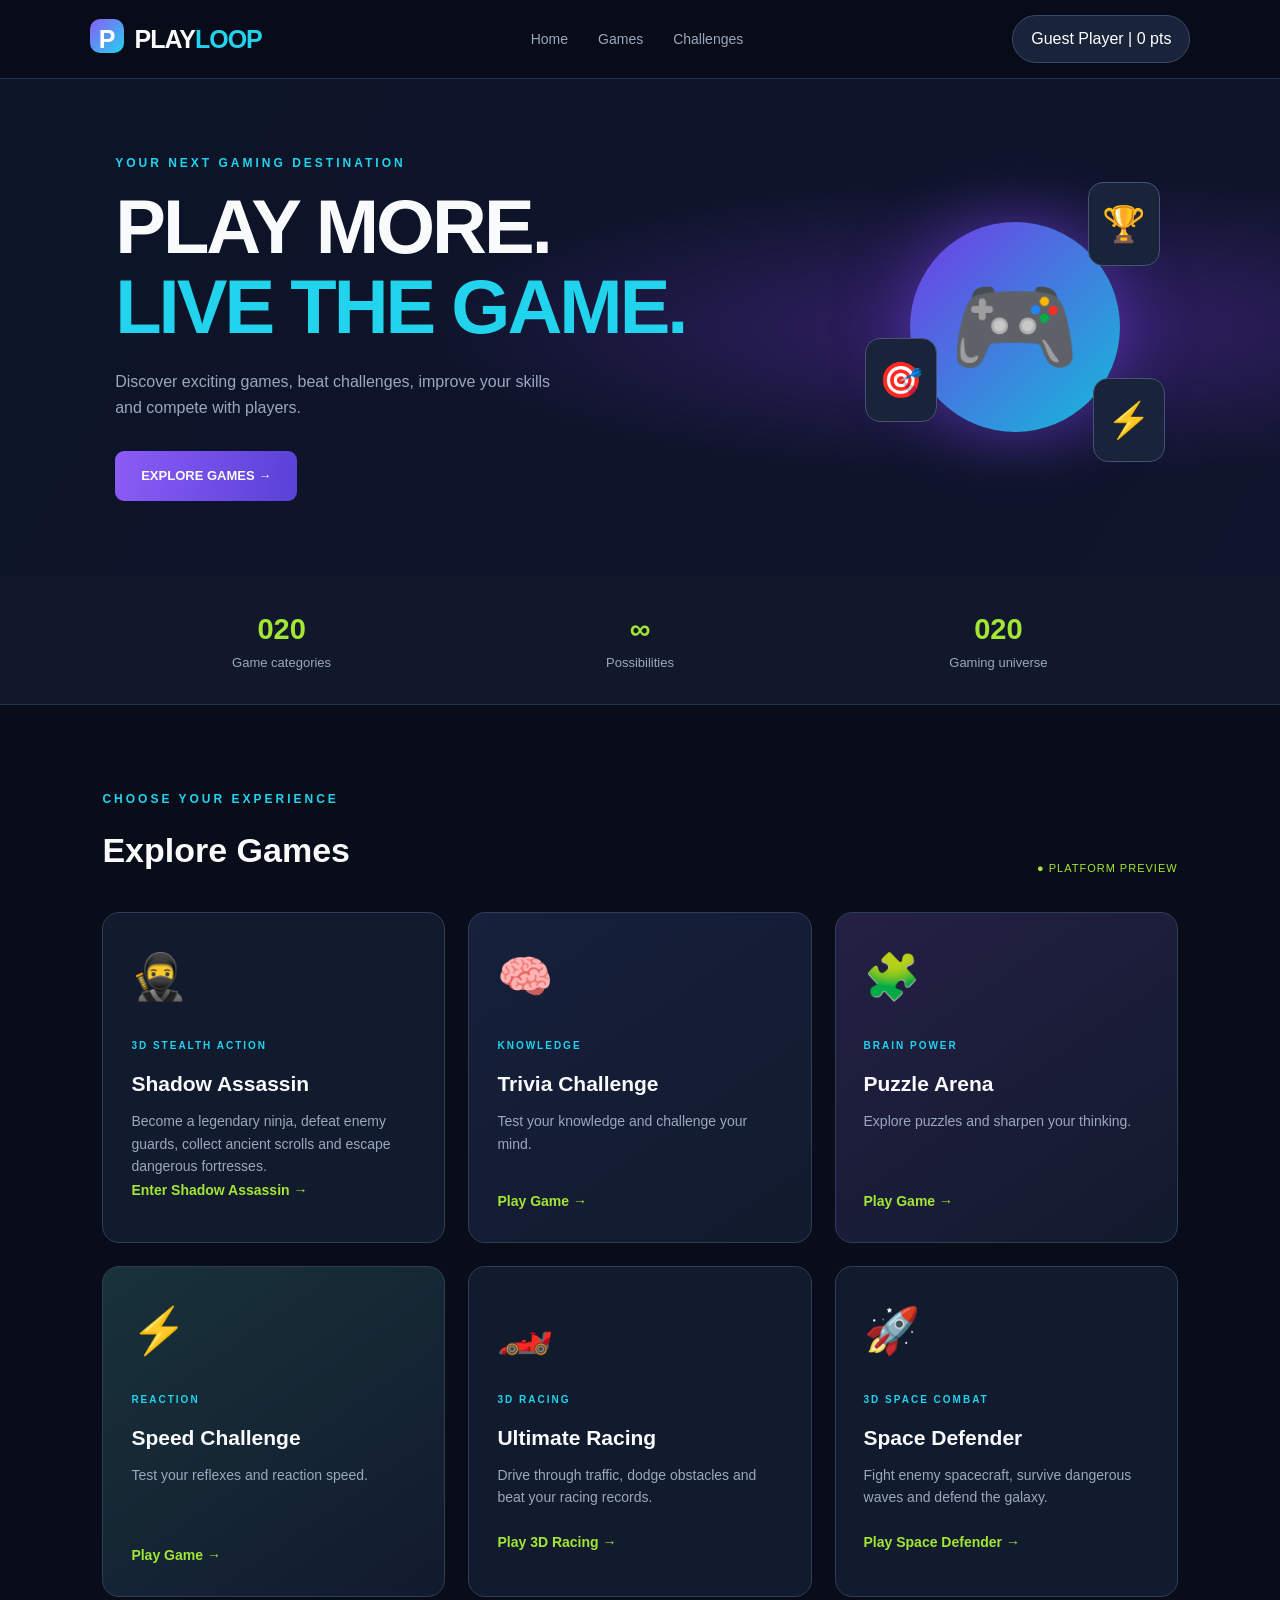
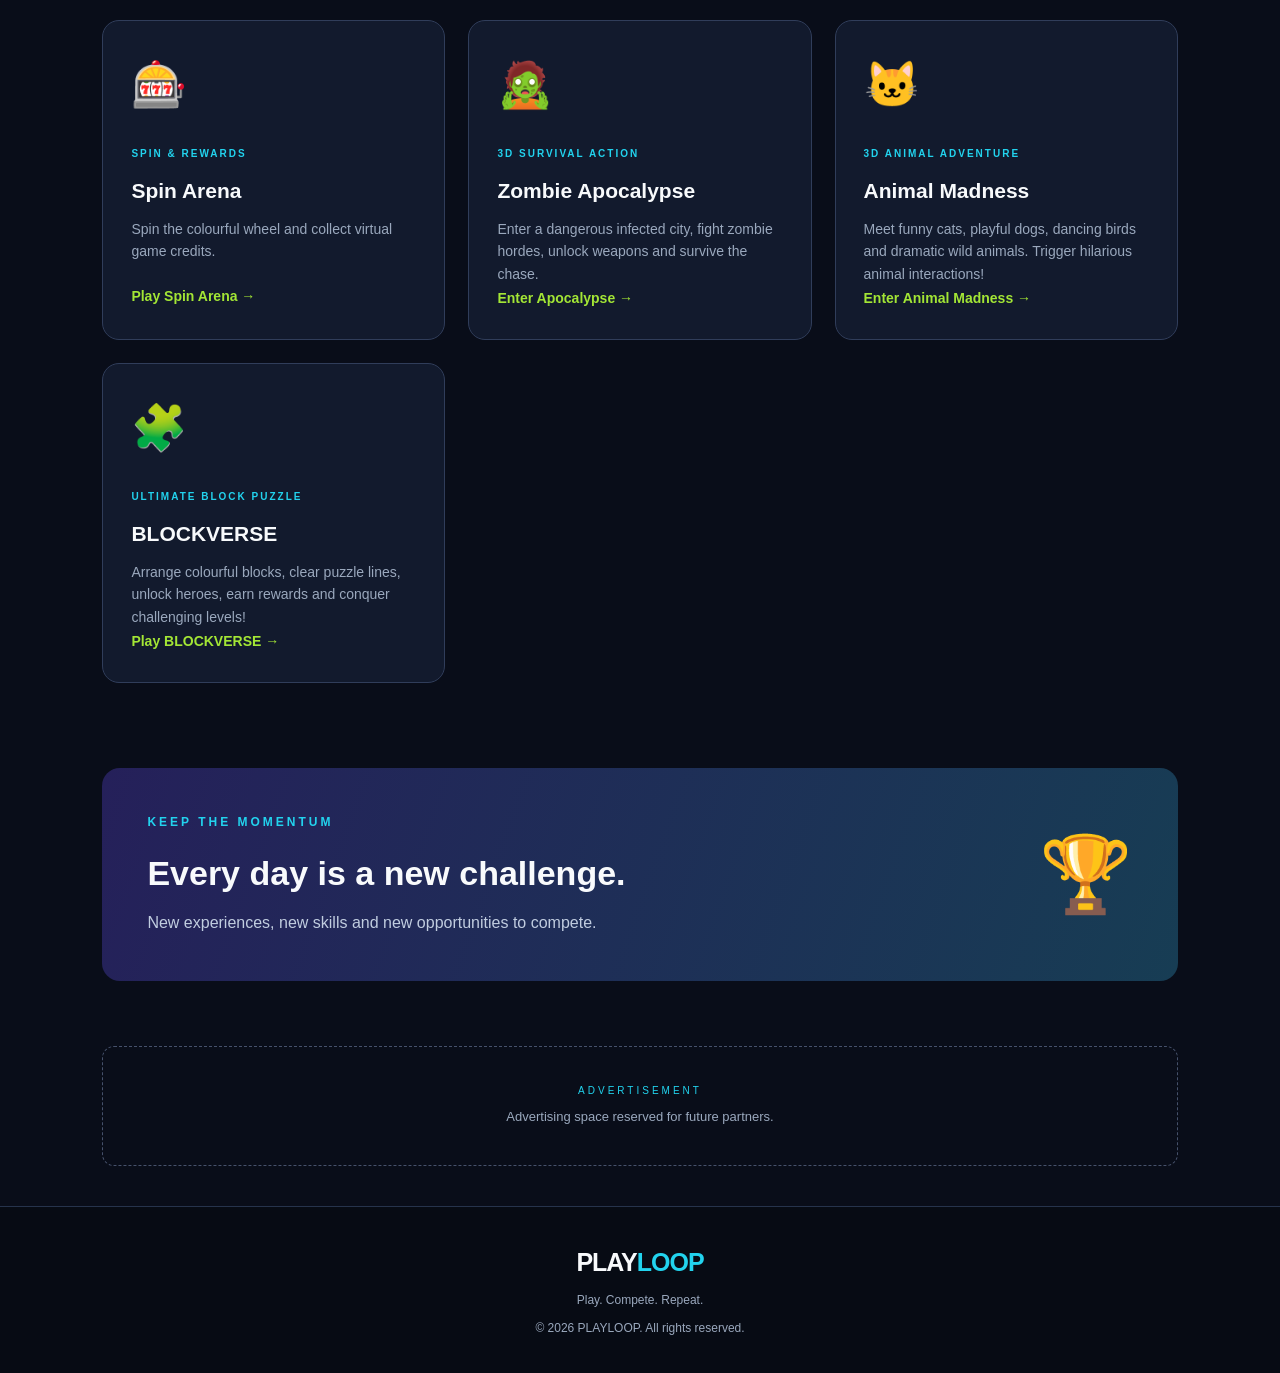
<file: index.html>
<!DOCTYPE html>
<html lang="en">
<head>
  <meta charset="UTF-8">
  <meta name="viewport" content="width=device-width, initial-scale=1.0">
  <meta name="description" content="PLAYLOOP - Play games, challenge friends and enjoy daily entertainment.">
  <title>PLAYLOOP | Play. Compete. Repeat.</title>
  <link rel="stylesheet" href="styles.css">
</head>

<body>

<header class="topbar">
  <a class="logo" href="index.html">
    <span class="logo-icon">P</span>
    PLAY<span>LOOP</span>
  </a>

  <nav>
    <a href="#home">Home</a>
    <a href="#games">Games</a>
    <a href="#challenges">Challenges</a>
  </nav>

  <button class="profile-button" id="profileButton">
    Guest Player
  </button>
</header>

<main>

  <section class="hero" id="home">
    <div class="hero-content">
      <p class="eyebrow">YOUR NEXT GAMING DESTINATION</p>
      <h1>PLAY MORE.<br>
        <span>LIVE THE GAME.</span>
      </h1>
      <p>
        Discover exciting games, beat challenges,
        improve your skills and compete with players.
      </p>
      <a href="#games" class="primary-button">EXPLORE GAMES →</a>
    </div>

    <div class="hero-art">
      <div class="game-orb">🎮</div>
      <div class="floating-item item-one">🏆</div>
      <div class="floating-item item-two">⚡</div>
      <div class="floating-item item-three">🎯</div>
    </div>
  </section>

  <section class="stats">
    <div>
      <strong>020</strong>
      <span>Game categories</span>
    </div>
    <div>
      <strong>∞</strong>
      <span>Possibilities</span>
    </div>
    <div>
      <strong>020</strong>
      <span>Gaming universe</span>
    </div>
  </section>

  
<section class="games-section" id="games">
  <div class="section-heading">
    <div>
      <p class="eyebrow">CHOOSE YOUR EXPERIENCE</p>
      <h2>Explore Games</h2>
    </div>
    <span class="live-label">● PLATFORM PREVIEW</span>
  </div>

  <div class="game-grid">

<!-- SHADOW ASSASSIN GAME -->
<article class="game-card shadow">
  <div class="game-icon">🥷</div>
  <span class="game-type">3D STEALTH ACTION</span>
  <h3>Shadow Assassin</h3>
  <p>Become a legendary ninja, defeat enemy guards, collect ancient scrolls and escape dangerous fortresses.</p>
  <a href="shadow.html" class="game-button">
    Enter Shadow Assassin →
  </a>
</article>

    <article class="game-card trivia">
      <div class="game-icon">🧠</div>
      <span class="game-type">KNOWLEDGE</span>
      <h3>Trivia Challenge</h3>
      <p>Test your knowledge and challenge your mind.</p>
      <button class="game-button" data-game="trivia">
        Play Game →
      </button>
    </article>

    <article class="game-card puzzle">
      <div class="game-icon">🧩</div>
      <span class="game-type">BRAIN POWER</span>
      <h3>Puzzle Arena</h3>
      <p>Explore puzzles and sharpen your thinking.</p>
      <button class="game-button" data-game="puzzle">
        Play Game →
      </button>
    </article>

    <article class="game-card speed">
      <div class="game-icon">⚡</div>
      <span class="game-type">REACTION</span>
      <h3>Speed Challenge</h3>
      <p>Test your reflexes and reaction speed.</p>
      <button class="game-button" data-game="speed">
        Play Game →
      </button>
    </article>

    <!-- NEW 3D RACING GAME -->
    <article class="game-card racing">
      <div class="game-icon">🏎️</div>
      <span class="game-type">3D RACING</span>
      <h3>Ultimate Racing</h3>
      <p>Drive through traffic, dodge obstacles and beat your racing records.</p>
      <a href="racing.html" class="game-button">
        Play 3D Racing →
      </a>
    </article>


<article class="game-card space">
  <div class="game-icon">🚀</div>
  <span class="game-type">3D SPACE COMBAT</span>
  <h3>Space Defender</h3>
  <p>Fight enemy spacecraft, survive dangerous waves and defend the galaxy.</p>
  <a href="space.html" class="game-button">
    Play Space Defender →
  </a>
</article>

<article class="game-card casino">
  <div class="game-icon">🎰</div>
  <span class="game-type">SPIN & REWARDS</span>
  <h3>Spin Arena</h3>
  <p>Spin the colourful wheel and collect virtual game credits.</p>
  <a href="spin.html" class="game-button">
    Play Spin Arena →
  </a>
</article>


<!-- ZOMBIE APOCALYPSE GAME -->
<article class="game-card zombie">
  <div class="game-icon">🧟</div>
  <span class="game-type">3D SURVIVAL ACTION</span>
  <h3>Zombie Apocalypse</h3>
  <p>Enter a dangerous infected city, fight zombie hordes, unlock weapons and survive the chase.</p>
  <a href="zombie.html" class="game-button">
    Enter Apocalypse →
  </a>
</article>

<!-- ANIMAL MADNESS GAME -->
<article class="game-card animal">
  <div class="game-icon">🐱</div>
  <span class="game-type">3D ANIMAL ADVENTURE</span>
  <h3>Animal Madness</h3>
  <p>Meet funny cats, playful dogs, dancing birds and dramatic wild animals. Trigger hilarious animal interactions!</p>
  <a href="animal-fun.html" class="game-button">
    Enter Animal Madness →
  </a>
</article>  

<!-- BLOCKVERSE PUZZLE GAME -->
<article class="game-card blockverse">
  <div class="game-icon">🧩</div>
  <span class="game-type">ULTIMATE BLOCK PUZZLE</span>
  <h3>BLOCKVERSE</h3>
  <p>Arrange colourful blocks, clear puzzle lines, unlock heroes, earn rewards and conquer challenging levels!</p>
  <a href="blockverse.html" class="game-button">
    Play BLOCKVERSE →
  </a>
</article>
 </div>
</section>

<section class="challenge-section" id="challenges">
  <div>
    <p class="eyebrow">KEEP THE MOMENTUM</p>
    <h2>Every day is a new challenge.</h2>
    <p>New experiences, new skills and new opportunities to compete.</p>
  </div>
  <div class="challenge-icon">🏆</div>
</section>

<section class="ad-space">
  <span>ADVERTISEMENT</span>
  <p>Advertising space reserved for future partners.</p>
</section>
</main>

<footer>
  <a class="logo" href="#home">PLAY<span>LOOP</span></a>
  <p>Play. Compete. Repeat.</p>
  <p>© 2026 PLAYLOOP. All rights reserved.</p>
</footer>

<script src="script.js"></script>
</body>
</html>
</file>
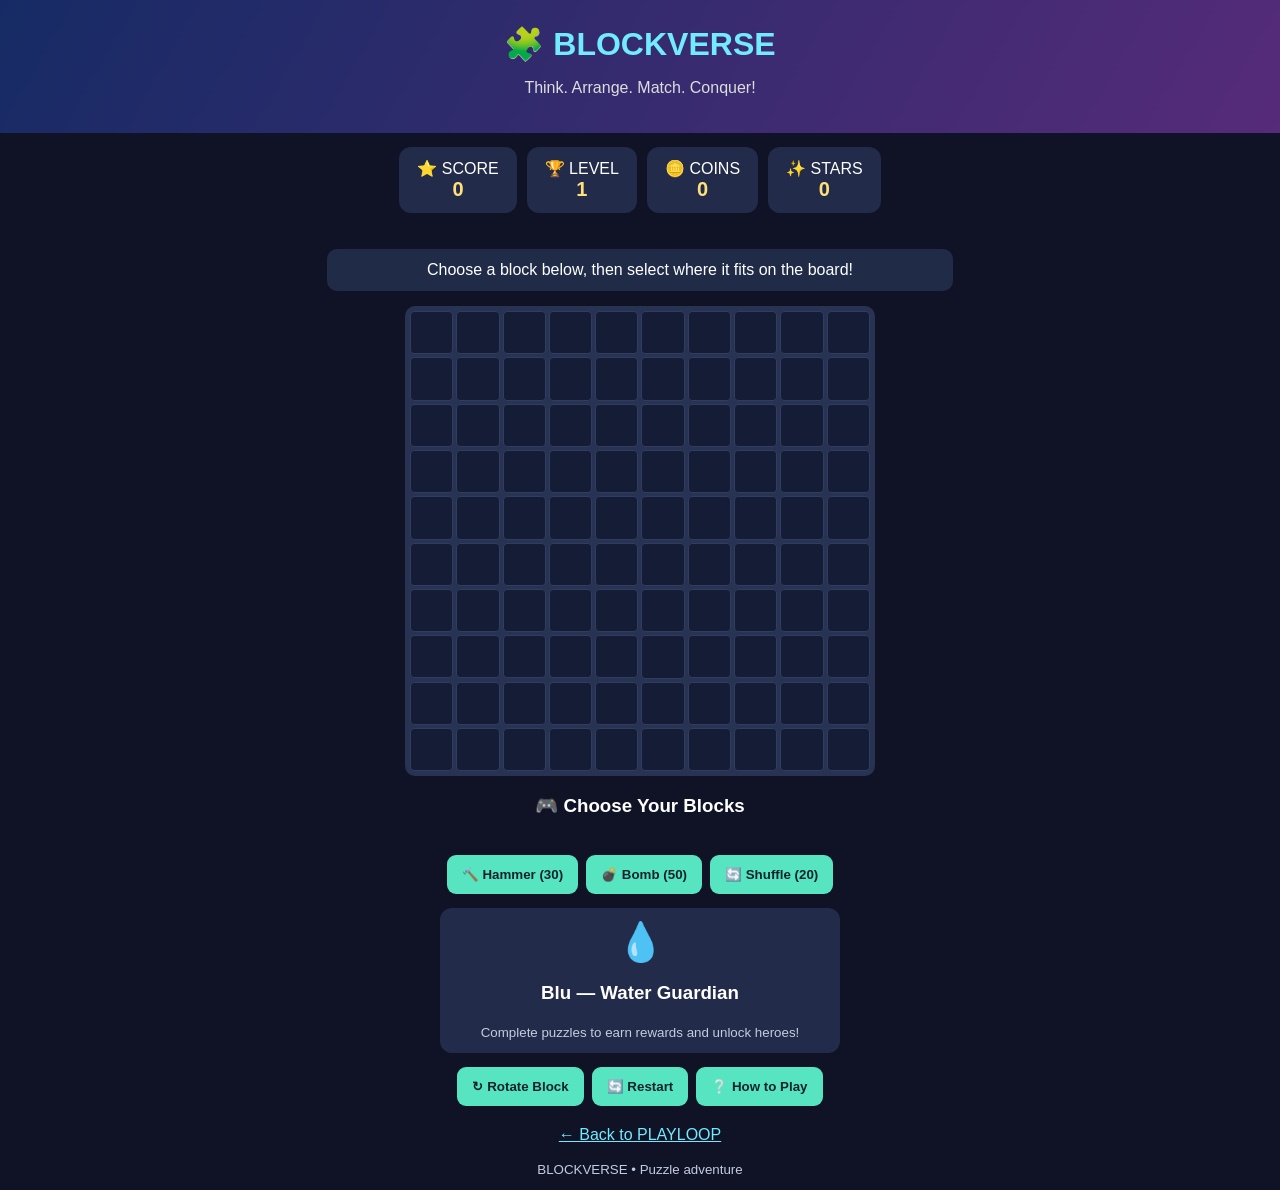
<file: blockverse.html>
<!DOCTYPE html>
<html lang="en">
<head>
<meta charset="UTF-8">
<meta name="viewport" content="width=device-width, initial-scale=1">
<title>PLAYLOOP | BLOCKVERSE</title>
<style>
*{box-sizing:border-box}
body{
 margin:0;background:#101326;color:white;
 font-family:Arial,sans-serif;text-align:center;
}
header{
 padding:20px 10px;
 background:linear-gradient(120deg,#162b65,#562b79);
}
h1{margin:5px;color:#72eaff;font-size:32px}
header p{color:#ddd}
.stats{
 display:flex;justify-content:center;gap:10px;
 flex-wrap:wrap;padding:14px;
}
.stat{
 background:#222b49;padding:12px 18px;
 border-radius:12px;min-width:85px;
}
.stat strong{display:block;color:#ffe17c;font-size:20px}
main{max-width:650px;margin:auto;padding:12px}
#notice{
 background:#202b48;padding:12px;border-radius:10px;
 margin:10px 0;min-height:42px;
}
.board{
 display:grid;grid-template-columns:repeat(10,1fr);
 gap:3px;background:#283252;padding:5px;
 border-radius:10px;width:min(94vw,470px);
 aspect-ratio:1;margin:15px auto;
}
.cell{
 background:#151d36;border-radius:4px;
 aspect-ratio:1;min-width:0;
 border:1px solid #303c60;
}
.cell.filled{
 background:var(--block);
 border:1px solid rgba(255,255,255,.65);
 box-shadow:inset 0 0 9px #ffffff44,0 0 5px var(--block);
}
.cell.preview{outline:2px solid white}
#pieces{
 display:flex;justify-content:center;gap:12px;
 flex-wrap:wrap;margin:15px 0;
}
.piece{
 display:grid;grid-template-columns:repeat(4,23px);
 gap:3px;padding:10px;background:#222b49;
 border-radius:10px;cursor:pointer;
 touch-action:manipulation;
}
.piece.selected{outline:3px solid #ffe17c}
.mini{
 width:23px;height:23px;border-radius:4px;
}
.mini.empty{visibility:hidden}
button{
 border:0;padding:12px 15px;border-radius:9px;
 background:#57e5c1;color:#10232c;
 font-weight:bold;cursor:pointer;margin:4px;
}
button:disabled{opacity:.4}
button:hover{filter:brightness(1.15)}
.controls{display:flex;justify-content:center;flex-wrap:wrap}
.character{
 background:#222b49;border-radius:12px;
 padding:12px;margin:10px auto;max-width:400px;
}
.character span{font-size:38px}
#over{
 display:none;position:fixed;inset:0;
 background:#000c;z-index:10;
 align-items:center;justify-content:center;padding:20px;
}
.dialog{
 background:#222b49;padding:25px;border-radius:18px;
 max-width:350px;width:100%;
}
small{color:#c4cce1}
</style>
</head>
<body>

<header>
 <h1>🧩 BLOCKVERSE</h1>
 <p>Think. Arrange. Match. Conquer!</p>
</header>

<div class="stats">
 <div class="stat">⭐ SCORE<strong id="score">0</strong></div>
 <div class="stat">🏆 LEVEL<strong id="level">1</strong></div>
 <div class="stat">🪙 COINS<strong id="coins">0</strong></div>
 <div class="stat">✨ STARS<strong id="stars">0</strong></div>
</div>

<main>
 <div id="notice">Choose a block below, then select where it fits on the board!</div>
 <div class="board" id="board"></div>

 <h3>🎮 Choose Your Blocks</h3>
 <div id="pieces"></div>

 <div class="controls">
  <button onclick="useBooster('hammer')">🔨 Hammer (30)</button>
  <button onclick="useBooster('bomb')">💣 Bomb (50)</button>
  <button onclick="useBooster('shuffle')">🔄 Shuffle (20)</button>
 </div>

 <div class="character">
  <span id="avatar">💧</span>
  <h3 id="hero">Blu — Water Guardian</h3>
  <small id="heroMessage">Complete puzzles to earn rewards and unlock heroes!</small>
 </div>

 <div class="controls">
  <button onclick="rotatePiece()">↻ Rotate Block</button>
  <button onclick="newGame()">🔄 Restart</button>
  <button onclick="showHelp()">❔ How to Play</button>
 </div>

 <p><a href="index.html" style="color:#72eaff">← Back to PLAYLOOP</a></p>
 <small>BLOCKVERSE • Puzzle adventure</small>
</main>

<div id="over">
 <div class="dialog">
  <h2 id="overTitle">Game Over</h2>
  <p id="overText"></p>
  <button onclick="newGame()">Play Again</button>
 </div>
</div>

<script>
const SIZE=10;
const boardEl=document.getElementById("board");
const piecesEl=document.getElementById("pieces");

const colors=[
 "#21c7ff","#ff6b4a","#a66cff",
 "#52df8a","#ffd447","#ff69b4",
 "#f3f4ff","#ff963e"
];

const shapes=[
 [[0,0]],
 [[0,0],[1,0]],
 [[0,0],[1,0],[2,0]],
 [[0,0],[0,1],[1,1]],
 [[0,0],[1,0],[0,1],[1,1]],
 [[0,0],[1,0],[2,0],[3,0]],
 [[0,0],[0,1],[0,2],[1,2]],
 [[0,0],[1,0],[2,0],[1,1]],
 [[0,0],[0,1],[0,2],[0,3]],
 [[0,0],[1,0],[2,0],[2,1],[2,2]],
 [[0,0],[1,0],[1,1],[2,1]],
 [[0,0],[1,0],[2,0],[0,1],[1,1],[2,1]]
];

let grid=[];
let pieces=[];
let selected=-1;
let score=0,level=1,coins=0,stars=0;
let rotation=0;
let gameEnded=false;
let heroIndex=0;
let best=0;

const heroes=[
 ["💧","Blu — Water Guardian"],
 ["🔥","Flare — Fire Warrior"],
 ["🌿","Leafy — Nature Keeper"],
 ["⚡","Spark — Electric Hero"],
 ["🔮","Mystic — Crystal Master"],
 ["🌈","Rainbow — Rainbow Legend"]
];

function save(){
 try{
  localStorage.setItem("blockverseSave",JSON.stringify({
   score,level,coins,stars,heroIndex,best
  }));
 }catch(e){}
}

function load(){
 try{
  const d=JSON.parse(localStorage.getItem("blockverseSave")||"{}");
  score=d.score||0;level=d.level||1;
  coins=d.coins||0;stars=d.stars||0;
  heroIndex=d.heroIndex||0;best=d.best||0;
 }catch(e){}
}

function updateStats(){
 document.getElementById("score").textContent=score;
 document.getElementById("level").textContent=level;
 document.getElementById("coins").textContent=coins;
 document.getElementById("stars").textContent=stars;
 document.getElementById("avatar").textContent=heroes[heroIndex][0];
 document.getElementById("hero").textContent=heroes[heroIndex][1];
 save();
}

function createBoard(){
 boardEl.innerHTML="";
 for(let y=0;y<SIZE;y++){
  for(let x=0;x<SIZE;x++){
   const cell=document.createElement("div");
   cell.className="cell";
   cell.dataset.x=x;cell.dataset.y=y;
   cell.addEventListener("click",()=>placePiece(x,y));
   boardEl.appendChild(cell);
  }
 }
 renderBoard();
}

function renderBoard(){
 [...boardEl.children].forEach((cell,i)=>{
  const x=i%SIZE,y=Math.floor(i/SIZE);
  const val=grid[y][x];
  cell.className="cell";
  cell.style.setProperty("--block",val||"transparent");
  if(val)cell.classList.add("filled");
 });
}

function rotateShape(shape){
 return shape.map(([x,y])=>[-y,x]);
}

function normalize(shape){
 const minX=Math.min(...shape.map(p=>p[0]));
 const minY=Math.min(...shape.map(p=>p[1]));
 return shape.map(([x,y])=>[x-minX,y-minY]);
}

function randomPiece(){
 const shape=shapes[Math.floor(Math.random()*shapes.length)]
 .map(p=>[...p]);
 return {shape,color:colors[Math.floor(Math.random()*colors.length)],used:false};
}

function generatePieces(){
 pieces=[randomPiece(),randomPiece(),randomPiece()];
 selected=-1;rotation=0;
 renderPieces();
}

function renderPieces(){
 piecesEl.innerHTML="";
 pieces.forEach((piece,index)=>{
  const holder=document.createElement("div");
  holder.className="piece"+(selected===index?" selected":"");
  holder.style.opacity=piece.used?".2":"1";
  holder.onclick=()=>selectPiece(index);

  const shape=normalize(piece.shape);
  const width=Math.max(...shape.map(p=>p[0]))+1;
  const height=Math.max(...shape.map(p=>p[1]))+1;
  holder.style.gridTemplateColumns=`repeat(${Math.max(4,width)},23px)`;
  holder.style.gridTemplateRows=`repeat(${Math.max(4,height)},23px)`;

  for(let y=0;y<Math.max(4,height);y++){
   for(let x=0;x<Math.max(4,width);x++){
    const mini=document.createElement("div");
    const exists=shape.some(p=>p[0]===x&&p[1]===y);
    mini.className="mini"+(exists?"":" empty");
    if(exists)mini.style.background=piece.color;
    holder.appendChild(mini);
   }
  }
  piecesEl.appendChild(holder);
 });
}

function selectPiece(index){
 if(gameEnded||pieces[index].used)return;
 selected=index;rotation=0;
 renderPieces();
 document.getElementById("notice").textContent=
 "Selected block! Choose a position on the board.";
}

function placePiece(x,y){
 if(gameEnded||selected<0)return;
 const piece=pieces[selected];
 const shape=normalize(piece.shape);
 const cells=shape.map(([dx,dy])=>[x+dx,y+dy]);

 if(cells.some(([cx,cy])=>
  cx<0||cy<0||cx>=SIZE||cy>=SIZE||grid[cy][cx])){
  document.getElementById("notice").textContent=
   "❌ That position is occupied or outside the board. Try again!";
  return;
 }

 cells.forEach(([cx,cy])=>grid[cy][cx]=piece.color);
 piece.used=true;
 score+=shape.length;
 coins+=Math.floor(shape.length/2);
 const cleared=clearLines();
 score+=cleared*10;
 coins+=cleared*5;
 if(cleared){
  stars+=Math.min(cleared,3);
  document.getElementById("notice").textContent=
   "💥 Brilliant! You cleared "+cleared+" lines!";
 }else{
  document.getElementById("notice").textContent=
   "✨ Great move! Keep building your score!";
 }

 renderBoard();
 renderPieces();
 updateStats();
 checkLevel();
 if(pieces.every(p=>p.used))generatePieces();
 checkGameOver();
}

function clearLines(){
 let rows=[],cols=[];
 for(let y=0;y<SIZE;y++)
  if(grid[y].every(v=>v))rows.push(y);
 for(let x=0;x<SIZE;x++)
  if(grid.every(row=>row[x]))cols.push(x);

 rows.forEach(y=>grid[y].fill(null));
 cols.forEach(x=>grid.forEach(row=>row[x]=null));
 return rows.length+cols.length;
}

function checkLevel(){
 const target=level*250;
 if(score>=target){
  level++;
  stars+=2;coins+=50;
  document.getElementById("notice").textContent=
   "🏆 LEVEL UP! Welcome to level "+level+"! +50 coins!";
  if(level%3===0&&heroIndex<heroes.length-1){
   heroIndex++;
   document.getElementById("heroMessage").textContent=
    "🎉 New hero unlocked!";
  }
  updateStats();
 }
}

function canPlace(piece){
 const shape=normalize(piece.shape);
 for(let y=0;y<SIZE;y++)
  for(let x=0;x<SIZE;x++)
   if(shape.every(([dx,dy])=>
    x+dx<SIZE&&y+dy<SIZE&&!grid[y+dy][x+dx]))return true;
 return false;
}

function checkGameOver(){
 if(pieces.every(p=>p.used)||pieces.some(p=>!p.used&&canPlace(p)))return;
 gameEnded=true;
 document.getElementById("overTitle").textContent="🧩 Puzzle Over!";
 document.getElementById("overText").textContent=
 "Final score: "+score+". Best score: "+best+". Keep practising!";
 document.getElementById("over").style.display="flex";
 best=Math.max(best,score);save();
}

function rotatePiece(){
 if(selected<0||pieces[selected].used)return;
 pieces[selected].shape=normalize(rotateShape(pieces[selected].shape));
 rotation++;
 renderPieces();
}

function useBooster(type){
 if(gameEnded)return;
 const cost={hammer:30,bomb:50,shuffle:20}[type];
 if(coins<cost){
  document.getElementById("notice").textContent=
   "Not enough coins! Clear more lines to earn coins.";
  return;
 }
 if(type==="shuffle"){
  generatePieces();
  coins-=cost;
 }else{
  const occupied=[];
  grid.forEach((row,y)=>row.forEach((v,x)=>{
   if(v)occupied.push([x,y]);
  }));
  if(!occupied.length){
   document.getElementById("notice").textContent="The board is empty!";
   return;
  }
  coins-=cost;
  const count=type==="hammer"?1:5;
  for(let i=0;i<count&&occupied.length;i++){
   const index=Math.floor(Math.random()*occupied.length);
   const [x,y]=occupied.splice(index,1)[0];
   grid[y][x]=null;
  }
  renderBoard();
 }
 updateStats();
 document.getElementById("notice").textContent=
 "✨ Booster activated!";
}

function showHelp(){
 document.getElementById("notice").textContent=
 "Choose a block, select its position, fill complete rows or columns to clear them. Earn coins and unlock heroes!";
}

function newGame(){
 grid=Array.from({length:SIZE},()=>Array(SIZE).fill(null));
 pieces=[];selected=-1;rotation=0;gameEnded=false;
 score=0;level=1;
 document.getElementById("over").style.display="none";
 createBoard();generatePieces();updateStats();
 document.getElementById("notice").textContent=
 "Welcome to BLOCKVERSE! Choose a block and start solving!";
}

load();
createBoard();
generatePieces();
updateStats();
</script>
</body>
</html>
</file>
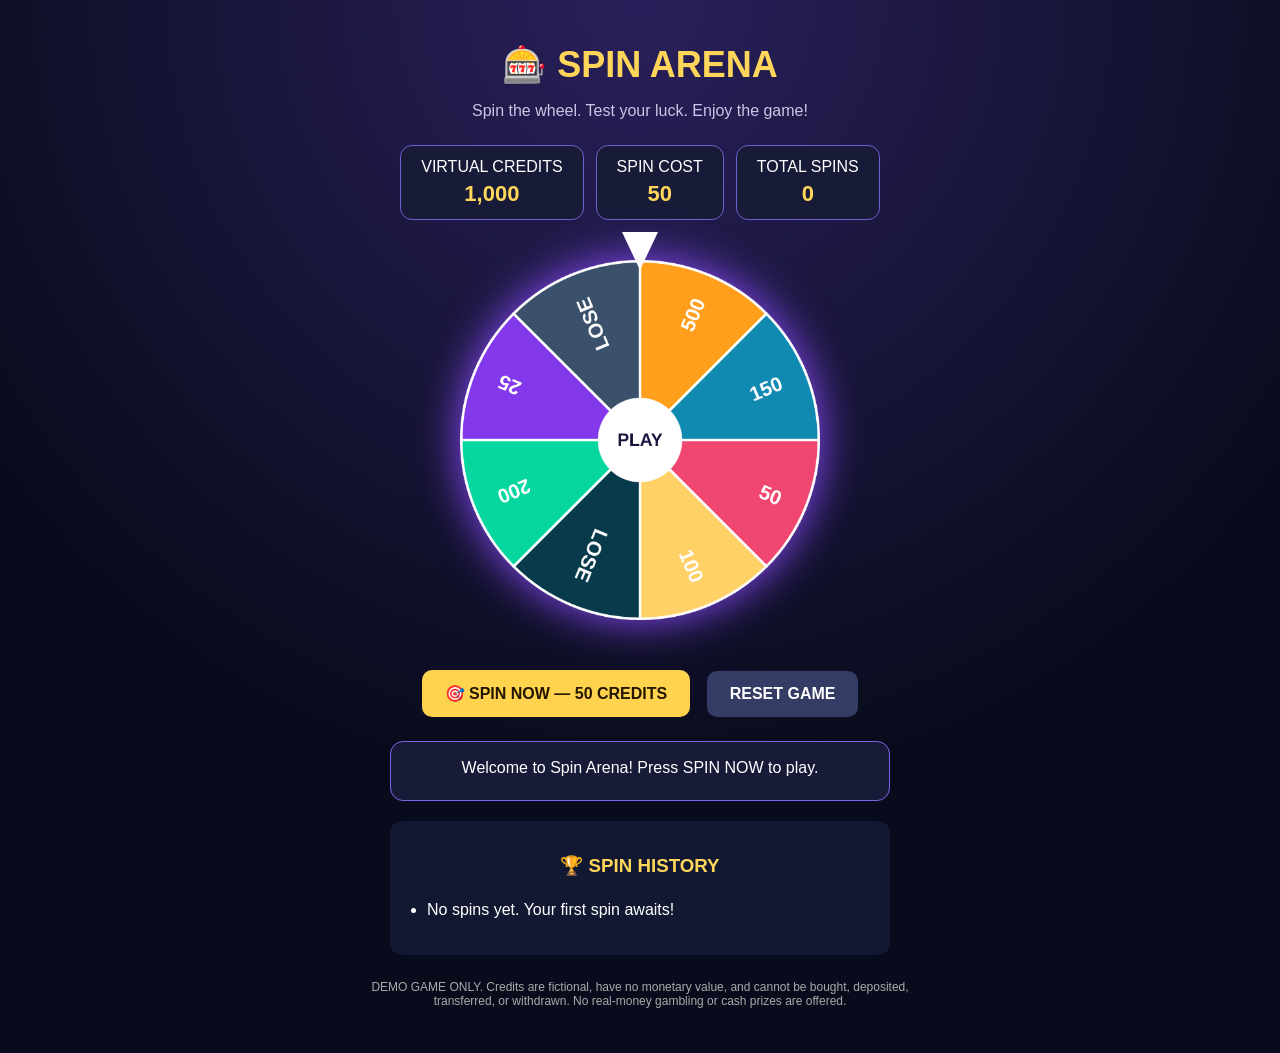
<file: spin.html>
<!DOCTYPE html>
<html lang="en">
<head>
<meta charset="UTF-8">
<meta name="viewport" content="width=device-width, initial-scale=1.0">
<title>PLAYLOOP | Spin Arena</title>
<style>
*{box-sizing:border-box}
body{
 margin:0;background:radial-gradient(circle at top,#29205b,#080b1b 65%);
 color:white;font-family:Arial,sans-serif;text-align:center;
 min-height:100vh;padding:20px;
}
header{max-width:800px;margin:15px auto 25px}
h1{color:#ffd65a;font-size:36px;margin-bottom:8px}
header p{color:#c9c6e7}
.stats{
 display:flex;justify-content:center;gap:12px;flex-wrap:wrap;
 margin:20px auto;
}
.stat{
 background:#171b38;border:1px solid #7060ce;
 border-radius:12px;padding:12px 20px;
}
.stat strong{display:block;color:#ffd65a;font-size:22px;margin-top:5px}
.wheel-wrap{
 position:relative;width:min(390px,85vw);
 margin:25px auto;
}
canvas{
 width:100%;height:auto;border-radius:50%;
 filter:drop-shadow(0 0 22px #8d4cff);
}
.pointer{
 position:absolute;top:-13px;left:50%;transform:translateX(-50%);
 width:0;height:0;border-left:18px solid transparent;
 border-right:18px solid transparent;border-top:38px solid white;
 z-index:2;
}
button{
 border:0;border-radius:10px;padding:14px 23px;
 font-size:16px;font-weight:bold;cursor:pointer;margin:6px;
}
#spinBtn{background:#ffd34e;color:#241600}
#resetBtn{background:#343b65;color:white}
button:disabled{opacity:.5;cursor:not-allowed}
.result{
 max-width:500px;margin:18px auto;padding:17px;
 border:1px solid #8063e8;border-radius:13px;
 background:#171b38;min-height:60px;
}
.history{
 max-width:500px;margin:20px auto;text-align:left;
 background:#121831;border-radius:12px;padding:15px;
}
.history h3{text-align:center;color:#ffd65a}
.history ul{padding-left:22px;line-height:1.8}
.note{font-size:12px;color:#aaa;margin:25px auto;max-width:600px}
a{color:#78e7ff}
</style>
</head>
<body>

<header>
 <h1>🎰 SPIN ARENA</h1>
 <p>Spin the wheel. Test your luck. Enjoy the game!</p>
</header>

<div class="stats">
 <div class="stat">VIRTUAL CREDITS<strong id="credits">1,000</strong></div>
 <div class="stat">SPIN COST<strong>50</strong></div>
 <div class="stat">TOTAL SPINS<strong id="total">0</strong></div>
</div>

<div class="wheel-wrap">
 <div class="pointer"></div>
 <canvas id="wheel" width="600" height="600"></canvas>
</div>

<button id="spinBtn">🎯 SPIN NOW — 50 CREDITS</button>
<button id="resetBtn">RESET GAME</button>

<div class="result" id="result">
 Welcome to Spin Arena! Press SPIN NOW to play.
</div>

<div class="history">
 <h3>🏆 SPIN HISTORY</h3>
 <ul id="history">
  <li>No spins yet. Your first spin awaits!</li>
 </ul>
</div>

<p class="note">
 DEMO GAME ONLY. Credits are fictional, have no monetary value,
 and cannot be bought, deposited, transferred, or withdrawn.
 No real-money gambling or cash prizes are offered.
</p>

<script>
const canvas=document.getElementById("wheel");
const ctx=canvas.getContext("2d");

const sectors=[
 {label:"50",value:50,color:"#ef476f"},
 {label:"100",value:100,color:"#ffd166"},
 {label:"LOSE",value:-50,color:"#073b4c"},
 {label:"200",value:200,color:"#06d6a0"},
 {label:"25",value:25,color:"#8338ec"},
 {label:"LOSE",value:-50,color:"#3a506b"},
 {label:"500",value:500,color:"#ff9f1c"},
 {label:"150",value:150,color:"#118ab2"}
];

const center=300;
const radius=275;
const slice=Math.PI*2/sectors.length;

let angle=0;
let credits=1000;
let spins=0;
let spinning=false;

const creditsEl=document.getElementById("credits");
const totalEl=document.getElementById("total");
const resultEl=document.getElementById("result");
const spinBtn=document.getElementById("spinBtn");
const historyEl=document.getElementById("history");

function drawWheel(){
 ctx.clearRect(0,0,600,600);

 sectors.forEach((sector,i)=>{
  const start=angle+i*slice;
  const end=start+slice;

  ctx.beginPath();
  ctx.moveTo(center,center);
  ctx.arc(center,center,radius,start,end);
  ctx.closePath();
  ctx.fillStyle=sector.color;
  ctx.fill();

  ctx.strokeStyle="white";
  ctx.lineWidth=4;
  ctx.stroke();

  ctx.save();
  ctx.translate(center,center);
  ctx.rotate(start+slice/2);
  ctx.textAlign="right";
  ctx.fillStyle="white";
  ctx.font="bold 31px Arial";
  ctx.fillText(sector.label,235,12);
  ctx.restore();
 });

 ctx.beginPath();
 ctx.arc(center,center,65,0,Math.PI*2);
 ctx.fillStyle="#ffffff";
 ctx.fill();

 ctx.fillStyle="#17133b";
 ctx.font="bold 27px Arial";
 ctx.textAlign="center";
 ctx.fillText("PLAY",center,center+9);
}

function updateStats(){
 creditsEl.textContent=credits.toLocaleString();
 totalEl.textContent=spins;
}

function addHistory(message){
 const item=document.createElement("li");
 item.textContent=message;

 if(historyEl.children.length===1 &&
 historyEl.children[0].textContent.includes("No spins")){
  historyEl.innerHTML="";
 }

 historyEl.prepend(item);

 while(historyEl.children.length>8){
  historyEl.lastElementChild.remove();
 }
}

function spin(){
 if(spinning)return;

 if(credits<50){
  resultEl.textContent="Not enough virtual credits! Reset the demo to play again.";
  return;
 }

 spinning=true;
 spinBtn.disabled=true;
 credits-=50;
 updateStats();

 const winningIndex=Math.floor(Math.random()*sectors.length);
 const extraTurns=6+Math.random()*4;

 const targetAngle=
  angle+extraTurns*Math.PI*2+
  (Math.PI*2-(winningIndex*slice+slice/2))+
  angle% (Math.PI*2);

 const startAngle=angle;
 const startTime=performance.now();
 const duration=4200;

 function animate(now){
  const progress=Math.min((now-startTime)/duration,1);
  const eased=1-Math.pow(1-progress,4);

  angle=startAngle+(targetAngle-startAngle)*eased;
  drawWheel();

  if(progress<1){
   requestAnimationFrame(animate);
  }else{
   angle=angle%(Math.PI*2);

   const prize=sectors[winningIndex];
   credits+=prize.value;
   spins++;

   const message=prize.value>0
    ? "You won "+prize.value+" virtual credits!"
    : "No reward this time. Better luck next spin!";

   resultEl.textContent=message;
   addHistory(message);
   updateStats();

   spinning=false;
   spinBtn.disabled=false;
  }
 }

 requestAnimationFrame(animate);
}

spinBtn.addEventListener("click",spin);

document.getElementById("resetBtn").addEventListener("click",()=>{
 if(spinning)return;

 credits=1000;
 spins=0;
 angle=0;

 historyEl.innerHTML="<li>No spins yet. Your first spin awaits!</li>";
 resultEl.textContent="Demo reset! You have 1,000 virtual credits.";
 updateStats();
 drawWheel();
});

drawWheel();
updateStats();
</script>

</body>
</html>
</file>
<file: styles.css>
/* =====================================
   PLAYLOOP GAMING PLATFORM
   Main stylesheet
===================================== */

:root {
  --background: #090d19;
  --surface: #121a2d;
  --surface-light: #19243b;
  --primary: #8b5cf6;
  --secondary: #22d3ee;
  --accent: #a3e635;
  --white: #f8fafc;
  --muted: #9aa8bd;
}

* {
  margin: 0;
  padding: 0;
  box-sizing: border-box;
}

html {
  scroll-behavior: smooth;
}

body {
  background: var(--background);
  color: var(--white);
  font-family: Arial, Helvetica, sans-serif;
  line-height: 1.6;
}

a {
  text-decoration: none;
  color: inherit;
}

button {
  font: inherit;
  cursor: pointer;
}

/* NAVIGATION */

.topbar {
  min-height: 78px;
  padding: 15px 7%;
  display: flex;
  justify-content: space-between;
  align-items: center;
  gap: 20px;
  background: rgba(9, 13, 25, 0.96);
  border-bottom: 1px solid #25304a;
  position: sticky;
  top: 0;
  z-index: 100;
}

.logo {
  font-size: 25px;
  font-weight: 900;
  letter-spacing: -1px;
}

.logo span {
  color: var(--secondary);
}

.logo-icon {
  display: inline-grid;
  place-items: center;
  width: 34px;
  height: 34px;
  border-radius: 10px;
  background: linear-gradient(135deg, var(--primary), var(--secondary));
  color: white !important;
  margin-right: 5px;
}

.topbar nav {
  display: flex;
  gap: 30px;
}

.topbar nav a {
  color: var(--muted);
  font-size: 14px;
  transition: color 0.2s;
}

.topbar nav a:hover {
  color: var(--secondary);
}

.profile-button {
  background: var(--surface-light);
  color: white;
  border: 1px solid #394968;
  padding: 10px 18px;
  border-radius: 25px;
}

/* HERO */

.hero {
  min-height: 490px;
  padding: 75px 9%;
  display: flex;
  align-items: center;
  justify-content: space-between;
  gap: 40px;
  overflow: hidden;
  background:
    radial-gradient(ellipse at 80% 50%, #34206a 0%, transparent 42%),
    linear-gradient(120deg, #0c1427, #10142c);
}

.hero-content {
  max-width: 580px;
}

.eyebrow {
  color: var(--secondary);
  font-size: 12px;
  font-weight: bold;
  letter-spacing: 3px;
  margin-bottom: 14px;
}

.hero h1 {
  font-size: clamp(42px, 6vw, 76px);
  font-weight: 900;
  line-height: 1.05;
  letter-spacing: -3px;
}

.hero h1 span {
  color: var(--secondary);
}

.hero-content > p:not(.eyebrow) {
  color: var(--muted);
  margin: 23px 0 30px;
  max-width: 450px;
}

.primary-button {
  display: inline-block;
  padding: 15px 26px;
  background: linear-gradient(100deg, var(--primary), #5941d8);
  border-radius: 9px;
  font-size: 13px;
  font-weight: bold;
  transition: transform 0.2s, box-shadow 0.2s;
}

.primary-button:hover {
  transform: translateY(-3px);
  box-shadow: 0 8px 30px #8b5cf666;
}

/* HERO GRAPHICS */

.hero-art {
  position: relative;
  width: 300px;
  height: 300px;
  flex-shrink: 0;
  display: grid;
  place-items: center;
}

.game-orb {
  width: 210px;
  height: 210px;
  display: grid;
  place-items: center;
  font-size: 105px;
  border-radius: 50%;
  background: linear-gradient(135deg, #713ce6, #13bcd9);
  box-shadow: 0 0 70px #7546ef88;
  animation: float 4s ease-in-out infinite;
}

.floating-item {
  position: absolute;
  font-size: 35px;
  padding: 13px;
  border-radius: 15px;
  background: #19243b;
  border: 1px solid #445273;
  animation: float 3s ease-in-out infinite;
}

.item-one {
  top: 5px;
  right: 5px;
}

.item-two {
  bottom: 15px;
  right: 0;
  animation-delay: 0.7s;
}

.item-three {
  left: 0;
  bottom: 55px;
  animation-delay: 1.3s;
}

@keyframes float {
  0%, 100% {
    transform: translateY(0);
  }
  50% {
    transform: translateY(-13px);
  }
}

/* STATISTICS */

.stats {
  display: grid;
  grid-template-columns: repeat(3, 1fr);
  padding: 30px 8%;
  background: #10182a;
  border-bottom: 1px solid #26334c;
}

.stats div {
  text-align: center;
  display: flex;
  flex-direction: column;
}

.stats strong {
  color: var(--accent);
  font-size: 29px;
}

.stats span {
  color: var(--muted);
  font-size: 13px;
}

/* GAMES */

.games-section {
  padding: 85px 8%;
}

.section-heading {
  display: flex;
  justify-content: space-between;
  align-items: end;
  margin-bottom: 35px;
  gap: 20px;
}

.section-heading h2,
.challenge-section h2 {
  font-size: 34px;
}

.live-label {
  font-size: 11px;
  color: var(--accent);
  letter-spacing: 1px;
}

.game-grid {
  display: grid;
  grid-template-columns: repeat(3, 1fr);
  gap: 23px;
}

.game-card {
  padding: 28px;
  min-height: 300px;
  border-radius: 17px;
  border: 1px solid #303d5a;
  background: var(--surface);
  transition: transform 0.25s, border-color 0.25s;
}

.game-card:hover {
  transform: translateY(-8px);
  border-color: var(--secondary);
}

.game-icon {
  font-size: 45px;
  margin-bottom: 18px;
}

.game-type {
  display: inline-block;
  color: var(--secondary);
  font-size: 10px;
  letter-spacing: 2px;
  font-weight: bold;
}

.game-card h3 {
  margin: 10px 0;
  font-size: 21px;
}

.game-card p {
  color: var(--muted);
  font-size: 14px;
  min-height: 65px;
}

.game-button {
  margin-top: 15px;
  background: transparent;
  border: 0;
  color: var(--accent);
  font-weight: bold;
  font-size: 14px;
}

.game-button:hover {
  color: var(--secondary);
}

.trivia {
  background: linear-gradient(145deg, #17203c, #121a2d);
}

.puzzle {
  background: linear-gradient(145deg, #242044, #121a2d);
}

.speed {
  background: linear-gradient(145deg, #18323a, #121a2d);
}

/* DAILY CHALLENGE */

.challenge-section {
  margin: 0 8% 65px;
  padding: 45px;
  border-radius: 18px;
  display: flex;
  align-items: center;
  justify-content: space-between;
  gap: 25px;
  background: linear-gradient(110deg, #25205a, #173d54);
}

.challenge-section p:not(.eyebrow) {
  color: #c1cde0;
  margin-top: 10px;
}

.challenge-icon {
  font-size: 75px;
}

/* ADVERTISING AREA */

.ad-space {
  margin: 40px 8%;
  min-height: 120px;
  border: 1px dashed #46516b;
  border-radius: 12px;
  display: flex;
  flex-direction: column;
  justify-content: center;
  align-items: center;
  gap: 8px;
  color: var(--muted);
  text-align: center;
  padding: 20px;
}

.ad-space span {
  color: var(--secondary);
  font-size: 10px;
  letter-spacing: 3px;
}

.ad-space p {
  font-size: 13px;
}

/* FOOTER */

footer {
  padding: 35px 8%;
  background: #070b14;
  border-top: 1px solid #26334c;
  text-align: center;
}

footer p {
  color: var(--muted);
  font-size: 12px;
  margin-top: 9px;
}

/* MOBILE RESPONSIVENESS */

@media (max-width: 800px) {
  .topbar {
    padding: 14px 5%;
  }

  .topbar nav {
    gap: 12px;
  }

  .topbar nav a {
    font-size: 12px;
  }

  .hero {
    padding: 60px 7%;
  }

  .hero-art {
    width: 230px;
    height: 230px;
  }

  .game-orb {
    width: 160px;
    height: 160px;
    font-size: 75px;
  }

  .game-grid {
    grid-template-columns: repeat(2, 1fr);
  }
}

@media (max-width: 560px) {
  .topbar {
    flex-wrap: wrap;
  }

  .topbar nav {
    order: 3;
    width: 100%;
    justify-content: space-between;
  }

  .hero {
    flex-direction: column;
    text-align: center;
  }

  .hero-content > p:not(.eyebrow) {
    margin-left: auto;
    margin-right: auto;
  }

  .hero-art {
    margin-top: 15px;
  }

  .stats {
    padding: 25px 3%;
  }

  .stats strong {
    font-size: 23px;
  }

  .stats span {
    font-size: 11px;
  }

  .games-section {
    padding: 55px 6%;
  }

  .game-grid {
    grid-template-columns: 1fr;
  }

  .section-heading {
    align-items: start;
    flex-direction: column;
  }

  .challenge-section {
    margin: 0 6% 45px;
    padding: 28px;
  }

  .challenge-section h2 {
    font-size: 25px;
  }

  .challenge-icon {
    font-size: 45px;
  }
}

/* =================================
   PLAYLOOP GAME MODAL
================================= */

.game-modal {
  position: fixed;
  inset: 0;
  z-index: 1000;
  background: rgba(0, 0, 0, 0.88);
  display: flex;
  align-items: center;
  justify-content: center;
  padding: 20px;
  overflow-y: auto;
}

.game-window {
  width: 100%;
  max-width: 540px;
  padding: 35px;
  position: relative;
  border: 1px solid #46517a;
  border-radius: 20px;
  background: #121a2d;
  box-shadow: 0 0 50px #8b5cf633;
}

.game-window h2 {
  margin-bottom: 20px;
}

.close-game {
  position: absolute;
  right: 20px;
  top: 20px;
  background: #26334c;
  border: 0;
  color: white;
  border-radius: 50%;
  width: 36px;
  height: 36px;
}

.game-progress {
  color: #22d3ee;
  font-size: 12px;
  letter-spacing: 2px;
  margin-bottom: 15px;
}

.answer-list {
  display: grid;
  gap: 12px;
  margin: 25px 0;
}

.answer-option {
  background: #1c2941;
  color: white;
  border: 1px solid #394968;
  padding: 14px;
  border-radius: 9px;
  text-align: left;
}

.answer-option:hover:not(:disabled) {
  border-color: #22d3ee;
  background: #263653;
}

.answer-option:disabled {
  opacity: 0.65;
  cursor: default;
}

.correct-feedback {
  color: #a3e635;
  margin: 15px 0;
}

.wrong-feedback {
  color: #fb7185;
  margin: 15px 0;
}

.next-question {
  margin-top: 15px;
  border: 0;
  color: white;
}

.game-results {
  text-align: center;
  padding: 20px 0;
}

.game-results h2 {
  color: #a3e635;
  margin: 20px 0;
}

.result-icon {
  font-size: 65px;
}

.puzzle-word {
  text-align: center;
  font-size: 35px;
  color: #22d3ee;
  font-weight: bold;
  margin: 25px 0;
}

.game-window input {
  width: 100%;
  padding: 14px;
  border-radius: 8px;
  border: 1px solid #46517a;
  background: #090d19;
  color: white;
  margin: 15px 0;
}

.game-window #checkPuzzle {
  border: 0;
}

.game-window #speedStart {
  border: 0;
  margin: 15px 0;
}

@media (max-width: 560px) {
  .game-window {
    padding: 25px 18px;

/* PLAYLOOP 3D RACING CARD */
.game-card.racing {
  border: 1px solid rgba(0, 220, 255, 0.5);
  background: linear-gradient(145deg, #102b42, #101526);
}

.game-card.racing:hover {
  transform: translateY(-7px);
  box-shadow: 0 12px 30px rgba(0, 220, 255, 0.2);
}

.game-card.racing .game-icon {
  font-size: 42px;
}

.game-card.racing .game-button {
  display: inline-block;
  text-decoration: none;
  text-align: center;

/* PLAYLOOP SPACE DEFENDER CARD */
.game-card.space {
  border: 1px solid rgba(0, 220, 255, 0.6);
  background: linear-gradient(145deg, #101c42, #111326);
}

.game-card.space:hover {
  transform: translateY(-7px);
  box-shadow: 0 12px 30px rgba(0, 220, 255, 0.25);
}

.game-card.space .game-icon {
  font-size: 42px;
}

.game-card.space .game-button {
  display: inline-block;
  text-decoration: none;
  text-align: center;

/* PLAYLOOP SPIN ARENA CARD */
.game-card.casino {
  border: 1px solid rgba(255, 205, 70, 0.65);
  background: linear-gradient(145deg, #382044, #171326);
}

.game-card.casino:hover {
  transform: translateY(-7px);
  box-shadow: 0 12px 30px rgba(255, 190, 40, 0.2);
}

.game-card.casino .game-icon {
  font-size: 42px;
}

.game-card.casino .game-button {
  display: inline-block;
  text-decoration: none;
  text-align: center;

/* PLAYLOOP ZOMBIE APOCALYPSE CARD */
.game-card.zombie {
  border: 1px solid rgba(83, 255, 143, 0.65);
  background: linear-gradient(145deg, #19372b, #111820);
  position: relative;
  overflow: hidden;
}

.game-card.zombie:hover {
  transform: translateY(-8px);
  box-shadow: 0 14px 35px rgba(65, 255, 130, 0.25);
}

.game-card.zombie .game-icon {
  font-size: 46px;
  filter: drop-shadow(0 0 10px rgba(83, 255, 143, 0.5));
}

.game-card.zombie .game-type {
  color: #7dffad;
}

.game-card.zombie .game-button {
  display: inline-block;
  text-decoration: none;
  text-align: center;
  background: linear-gradient(90deg, #42d982, #a4ff75);
  color: #092015;
  font-weight: bold;

/* ANIMAL MADNESS GAME CARD */
.game-card.animal {
  border: 1px solid rgba(255, 190, 90, 0.75);
  background: linear-gradient(145deg, #42301d, #172b35);
  position: relative;
  overflow: hidden;
}

.game-card.animal:hover {
  transform: translateY(-8px);
  box-shadow: 0 14px 35px rgba(255, 190, 90, 0.25);
}

.game-card.animal .game-icon {
  font-size: 46px;
  filter: drop-shadow(0 0 10px rgba(255, 190, 90, 0.6));
}

.game-card.animal .game-type {
  color: #ffd17d;
}

.game-card.animal .game-button {
  display: inline-block;
  text-decoration: none;
  text-align: center;
  background: linear-gradient(90deg, #ffbd59, #ffeb91);
  color: #30200b;
  font-weight: bold;

/* PLAYLOOP BLOCKVERSE PUZZLE CARD */
.game-card.blockverse {
  position: relative;
  overflow: hidden;
  border: 1px solid rgba(112, 225, 255, 0.8);
  background:
    radial-gradient(circle at top right, rgba(150, 70, 255, 0.3), transparent 55%),
    linear-gradient(145deg, #172a55, #24143e);
  transition: transform 0.3s ease, box-shadow 0.3s ease;
}

.game-card.blockverse:hover {
  transform: translateY(-9px) scale(1.02);
  box-shadow: 0 15px 38px rgba(80, 190, 255, 0.3);
}

.game-card.blockverse .game-icon {
  font-size: 48px;
  filter: drop-shadow(0 0 12px rgba(100, 220, 255, 0.7));
}

.game-card.blockverse .game-type {
  color: #75eaff;
  font-weight: bold;
}

.game-card.blockverse .game-button {
  display: inline-block;
  text-decoration: none;
  text-align: center;
  background: linear-gradient(90deg, #42d9ff, #a56bff);
  color: #101326;
  font-weight: bold;
  border-radius: 8px;
  padding: 11px 17px;
  transition: filter 0.2s ease;
}

.game-card.blockverse .game-button:hover {
  filter: brightness(1.2);

/* PLAYLOOP SHADOW ASSASSIN GAME CARD */
.game-card.shadow {
  position: relative;
  overflow: hidden;
  border: 1px solid rgba(157, 112, 255, 0.8);
  background:
    radial-gradient(circle at top right, rgba(120, 65, 220, 0.3), transparent 55%),
    linear-gradient(145deg, #211632, #090d18);
  transition: transform 0.3s ease, box-shadow 0.3s ease;
}

.game-card.shadow:hover {
  transform: translateY(-9px) scale(1.02);
  box-shadow: 0 15px 38px rgba(145, 85, 255, 0.35);
}

.game-card.shadow .game-icon {
  font-size: 48px;
  filter: drop-shadow(0 0 12px rgba(170, 120, 255, 0.8));
}

.game-card.shadow .game-type {
  color: #bd9aff;
  font-weight: bold;
}

.game-card.shadow .game-button {
  display: inline-block;
  text-decoration: none;
  text-align: center;
  background: linear-gradient(90deg, #7145d9, #bd83ff);
  color: white;
  font-weight: bold;
  border-radius: 8px;
  padding: 11px 17px;
  transition: filter 0.2s ease;
}

.game-card.shadow .game-button:hover {
  filter: brightness(1.2);
}
}
}
}
}
}
}
  }
}
</file>
